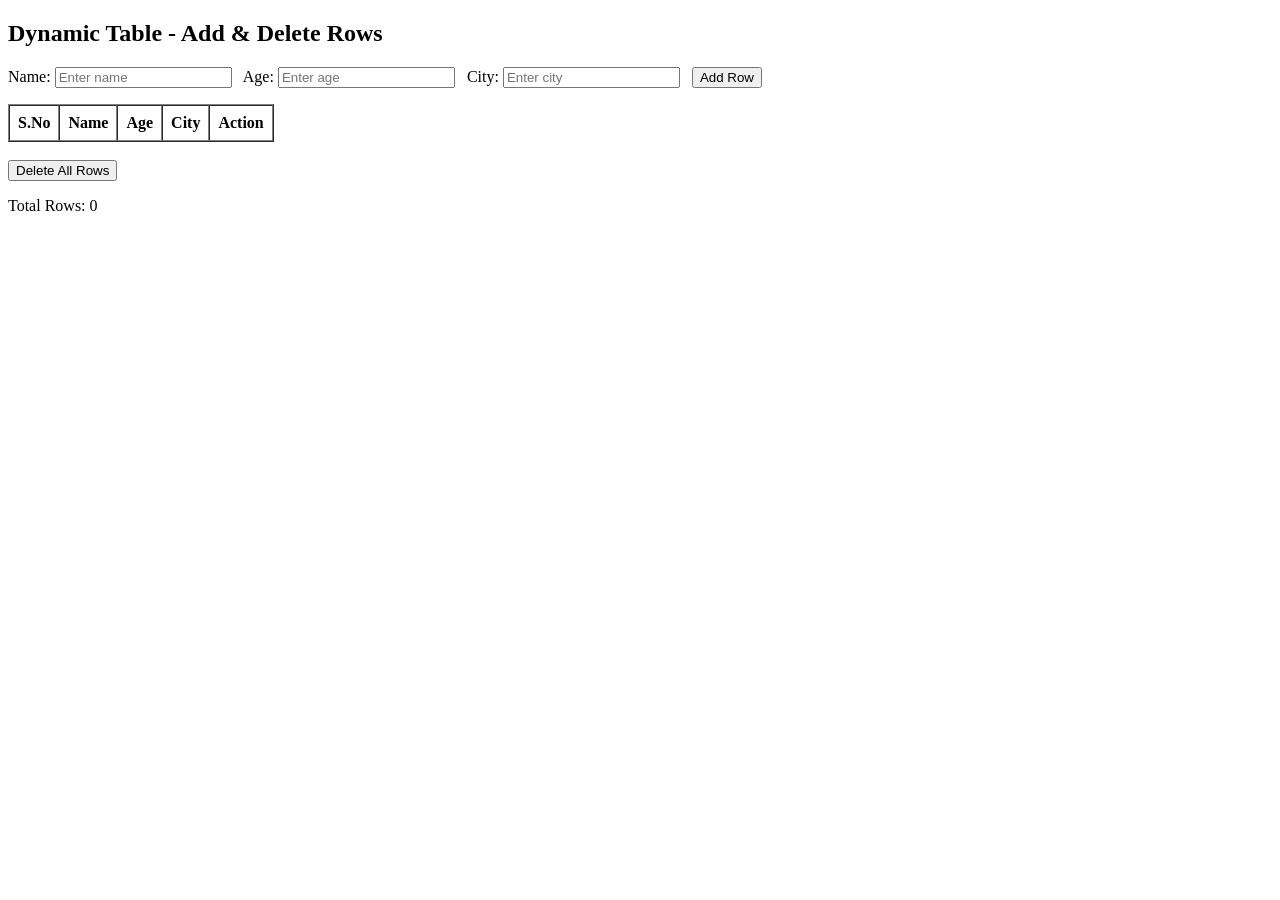
<file: Dynamic table/index.html>
<!doctype html>
<html lang="en">
  <head>
    <meta charset="UTF-8" />
    <title>Dynamic Table</title>
  </head>
  <body>
    <h2>Dynamic Table - Add & Delete Rows</h2>

    <!-- INPUT FORM -->
    <p>
      <label
        >Name: <input type="text" id="inputName" placeholder="Enter name"
      /></label>
      &nbsp;
      <label
        >Age: <input type="number" id="inputAge" placeholder="Enter age"
      /></label>
      &nbsp;
      <label
        >City: <input type="text" id="inputCity" placeholder="Enter city"
      /></label>
      &nbsp;
      <button onclick="addRow()">Add Row</button>
    </p>

    <p id="errorMsg" style="color: red"></p>

    <!-- TABLE -->
    <table border="1" cellpadding="8" cellspacing="0">
      <thead>
        <tr>
          <th>S.No</th>
          <th>Name</th>
          <th>Age</th>
          <th>City</th>
          <th>Action</th>
        </tr>
      </thead>
      <tbody id="tableBody">
        <!-- Rows will be added here by JavaScript -->
      </tbody>
    </table>

    <br />
    <button onclick="deleteAllRows()">Delete All Rows</button>
    <p>Total Rows: <span id="rowCount">0</span></p>

    <script>
      // Keep track of serial number
      var serialNumber = 1;

      // ── Add Row Function ──────────────────────────────────
      function addRow() {
        // Step 1: Get values from input fields
        var name = document.getElementById("inputName").value.trim();
        var age = document.getElementById("inputAge").value.trim();
        var city = document.getElementById("inputCity").value.trim();
        var errorMsg = document.getElementById("errorMsg");

        // Step 2: Simple Validation - check if fields are empty
        if (name === "" || age === "" || city === "") {
          errorMsg.textContent =
            "⚠ Please fill in all fields before adding a row.";
          return; // Stop the function here if validation fails
        }

        if (isNaN(age) || age <= 0) {
          errorMsg.textContent = "⚠ Please enter a valid age.";
          return;
        }

        // Clear any previous error message
        errorMsg.textContent = "";

        // Step 3: Get the table body element
        var tableBody = document.getElementById("tableBody");

        // Step 4: Create a new table row <tr>
        var newRow = document.createElement("tr");

        // Step 5: Add cells <td> inside the row
        newRow.innerHTML =
          "<td>" +
          serialNumber +
          "</td>" +
          "<td>" +
          name +
          "</td>" +
          "<td>" +
          age +
          "</td>" +
          "<td>" +
          city +
          "</td>" +
          "<td><button onclick='deleteRow(this)'>Delete</button></td>";

        // Step 6: Append the new row to the table body
        tableBody.appendChild(newRow);

        // Step 7: Increase serial number
        serialNumber++;

        // Step 8: Update row count
        updateRowCount();

        // Step 9: Clear input fields after adding
        document.getElementById("inputName").value = "";
        document.getElementById("inputAge").value = "";
        document.getElementById("inputCity").value = "";
      }

      // ── Delete Single Row Function ────────────────────────
      // 'btn' refers to the Delete button that was clicked
      function deleteRow(btn) {
        // btn         → the <button> element clicked
        // btn.parentNode  → the <td> that contains the button
        // btn.parentNode.parentNode → the <tr> (the whole row)
        var row = btn.parentNode.parentNode;

        // Remove that row from the table
        row.parentNode.removeChild(row);

        // Update row count display
        updateRowCount();
      }

      // ── Delete All Rows Function ──────────────────────────
      function deleteAllRows() {
        var tableBody = document.getElementById("tableBody");

        // innerHTML = "" clears everything inside the <tbody>
        tableBody.innerHTML = "";

        // Reset serial number back to 1
        serialNumber = 1;

        // Update row count display
        updateRowCount();
      }

      // ── Update Row Count ──────────────────────────────────
      function updateRowCount() {
        var tableBody = document.getElementById("tableBody");

        // .rows gives all <tr> elements inside the tbody
        var count = tableBody.rows.length;

        document.getElementById("rowCount").textContent = count;
      }
    </script>
  </body>
</html>
</file>
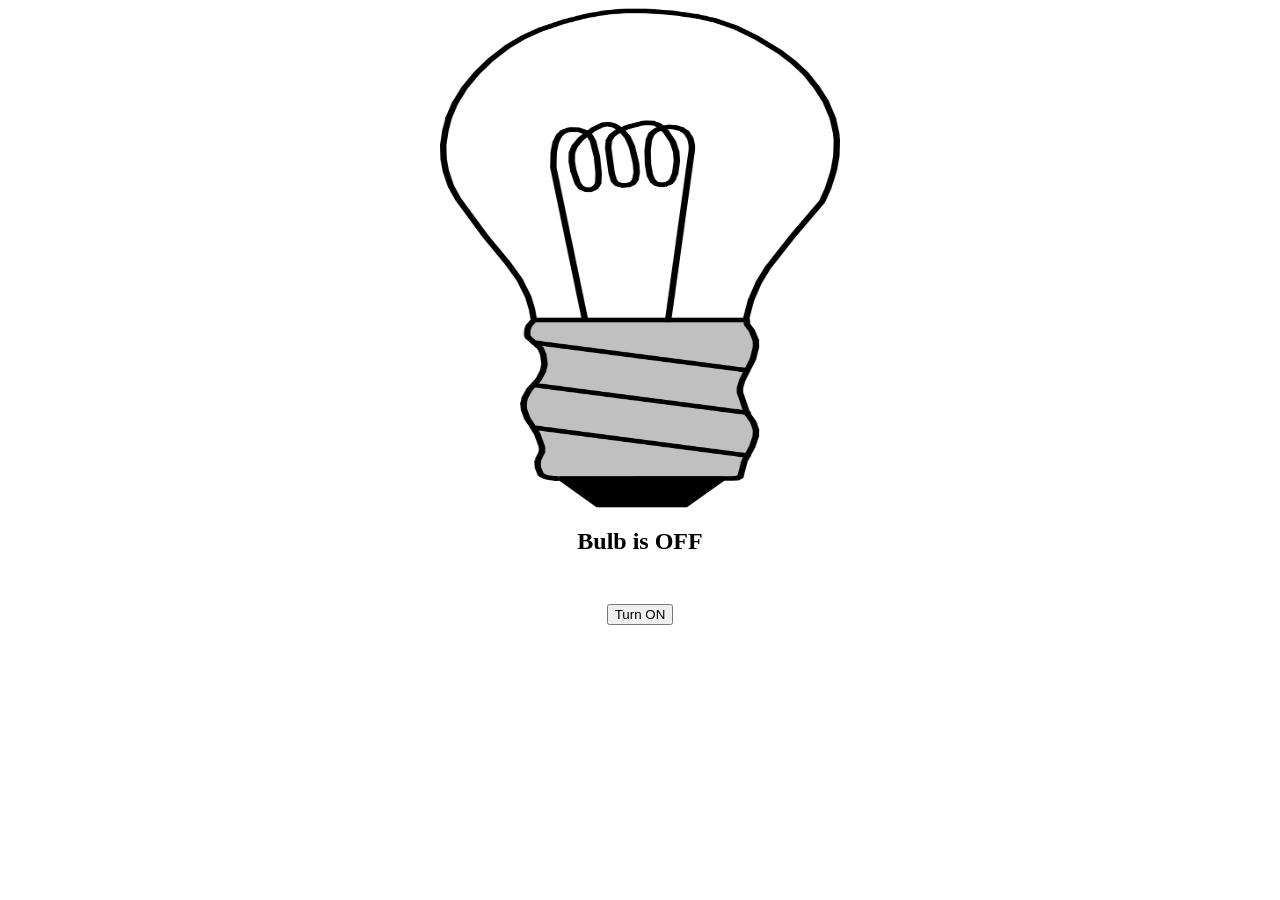
<file: light toggle/index.html>
<!doctype html>
<html lang="en">
  <head>
    <meta charset="UTF-8" />
    <meta name="viewport" content="width=device-width, initial-scale=1.0" />
    <title>Bulb Practical</title>
    <link rel="stylesheet" href="style.css" />
  </head>
  <body>
    <img src="light off.png" alt="bulb off" id="bulb" />

    <h2 id="status">Bulb is OFF</h2>

    <div id="btnContainer">
      <button id="toggleBtn" onclick="toggleBulb()">Turn ON</button>
    </div>

    <script src="script.js"></script>
  </body>
</html>
</file>
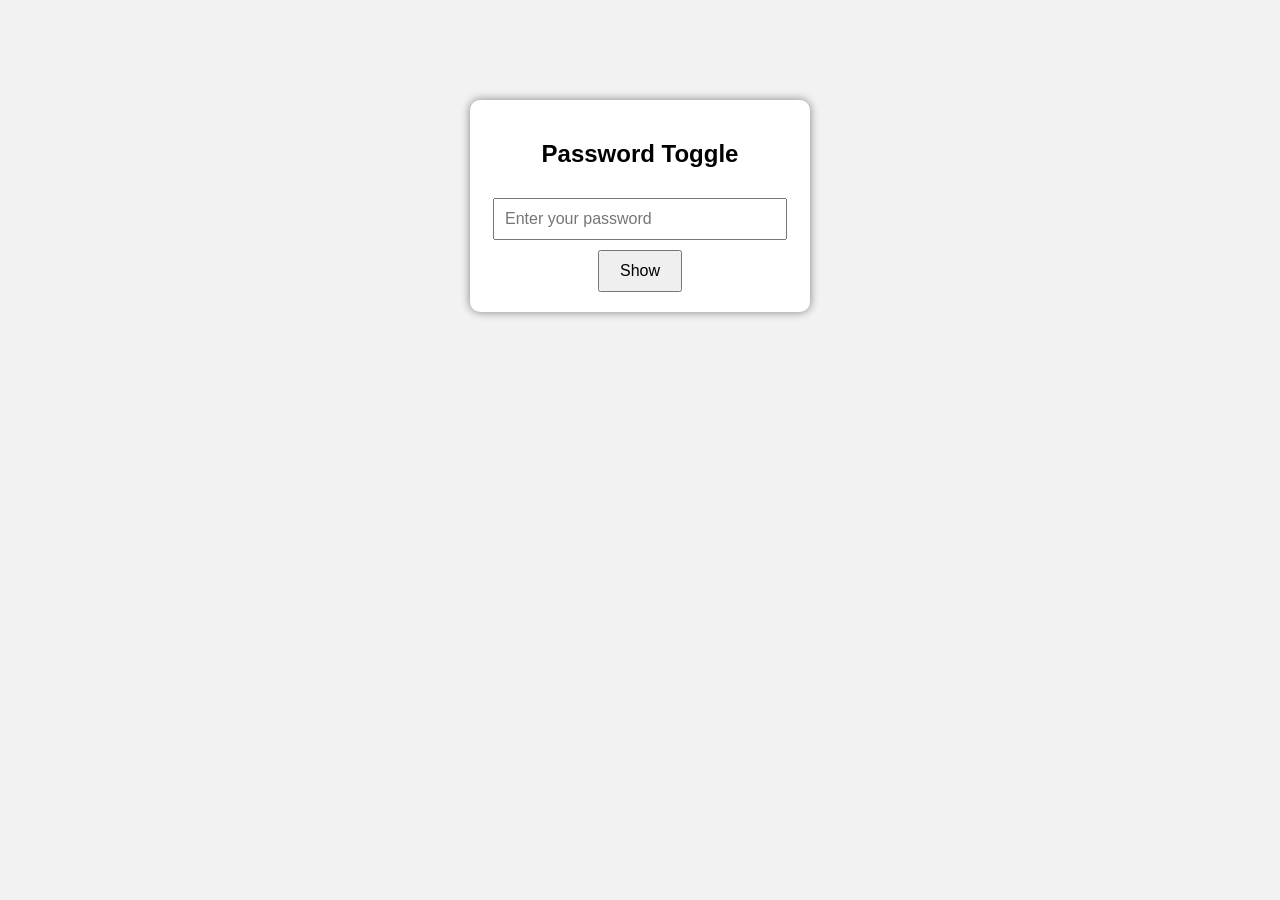
<file: passwordHide/index.html>
<!doctype html>
<html lang="en">
  <head>
    <meta charset="UTF-8" />
    <meta name="viewport" content="width=device-width, initial-scale=1.0" />
    <title>Password Toggle</title>
    <link rel="stylesheet" href="style.css" />
  </head>
  <body>
    <div class="container">
      <h2>Password Toggle</h2>

      <input type="password" id="password" placeholder="Enter your password" />

      <button id="toggleBtn" onclick="togglePassword()">Show</button>
    </div>

    <script src="script.js"></script>
  </body>
</html>
</file>
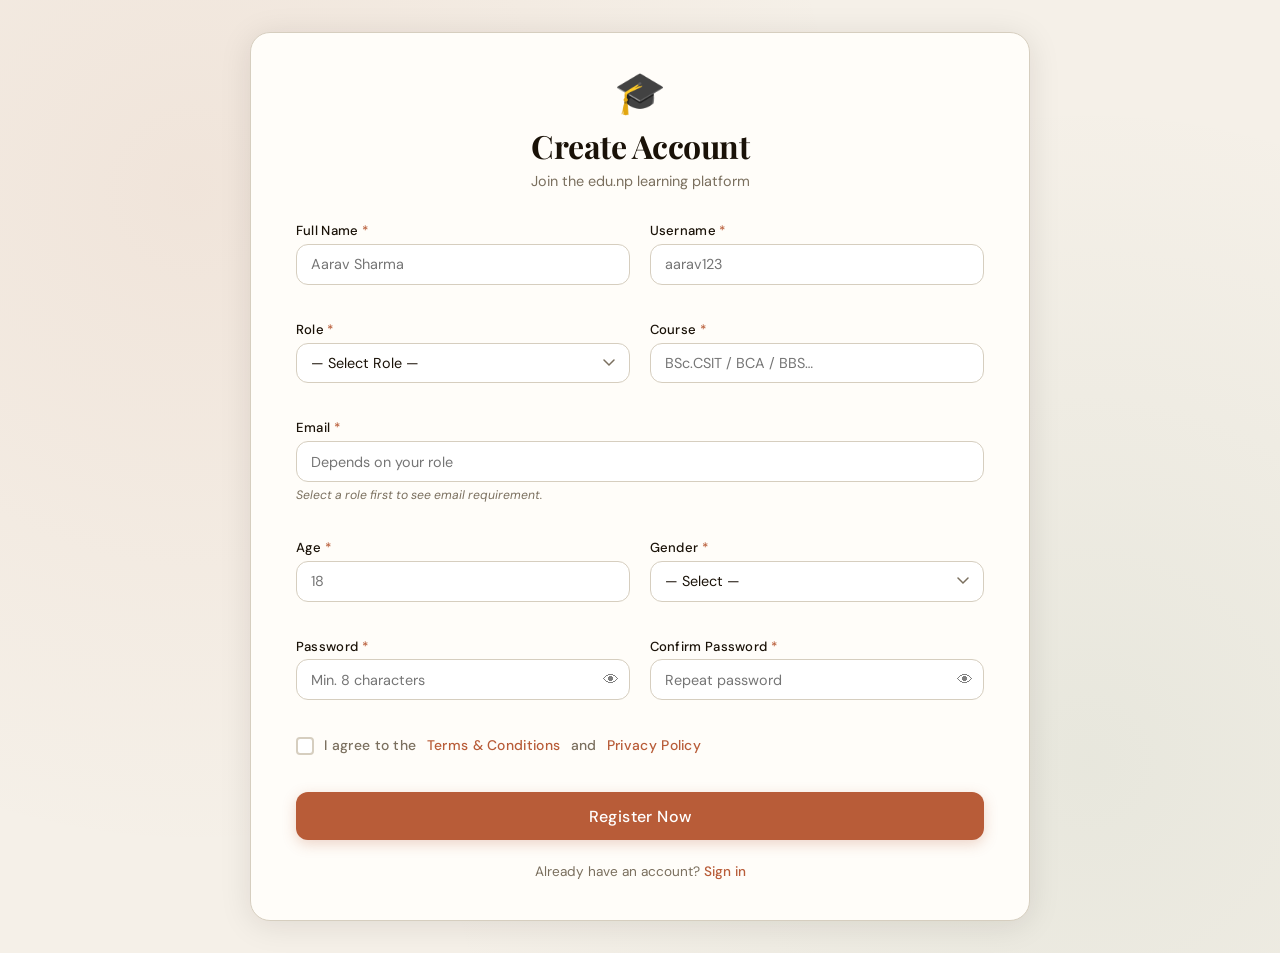
<file: RegistrationForm/index.html>
<!doctype html>
<html lang="en">
  <head>
    <meta charset="UTF-8" />
    <meta name="viewport" content="width=device-width, initial-scale=1.0" />
    <title>Registration Form</title>
    <link rel="stylesheet" href="style.css" />
    <link
      href="https://fonts.googleapis.com/css2?family=Playfair+Display:wght@600;700&family=DM+Sans:wght@300;400;500&display=swap"
      rel="stylesheet"
    />
  </head>
  <body>
    <div class="page-wrapper">
      <div class="card">
        <div class="card-header">
          <div class="logo">🎓</div>
          <h1>Create Account</h1>
          <p>Join the edu.np learning platform</p>
        </div>

        <form id="registrationForm" novalidate>
          <!-- ROW 1: Full Name + Username -->
          <div class="form-row">
            <div class="form-group">
              <label for="fullName">Full Name <span class="req">*</span></label>
              <input
                type="text"
                id="fullName"
                name="fullName"
                placeholder="Aarav Sharma"
              />
              <span class="error-msg" id="fullNameError"></span>
            </div>

            <div class="form-group">
              <label for="username">Username <span class="req">*</span></label>
              <input
                type="text"
                id="username"
                name="username"
                placeholder="aarav123"
              />
              <span class="error-msg" id="usernameError"></span>
            </div>
          </div>

          <!-- ROW 2: Role + Course -->
          <div class="form-row">
            <div class="form-group">
              <label for="role">Role <span class="req">*</span></label>
              <select id="role" name="role">
                <option value="">— Select Role —</option>
                <option value="Student">Student</option>
                <option value="Teacher">Teacher</option>
              </select>
              <span class="error-msg" id="roleError"></span>
            </div>

            <div class="form-group">
              <label for="course">Course <span class="req">*</span></label>
              <input
                type="text"
                id="course"
                name="course"
                placeholder="BSc.CSIT / BCA / BBS…"
              />
              <span class="error-msg" id="courseError"></span>
            </div>
          </div>

          <!-- ROW 3: Email -->
          <div class="form-group full-width">
            <label for="email">Email <span class="req">*</span></label>
            <input
              type="email"
              id="email"
              name="email"
              placeholder="Depends on your role"
            />
            <span class="hint" id="emailHint"
              >Select a role first to see email requirement.</span
            >
            <span class="error-msg" id="emailError"></span>
          </div>

          <!-- ROW 4: Age + Gender -->
          <div class="form-row">
            <div class="form-group">
              <label for="age">Age <span class="req">*</span></label>
              <input
                type="number"
                id="age"
                name="age"
                placeholder="18"
                min="5"
                max="120"
              />
              <span class="error-msg" id="ageError"></span>
            </div>

            <div class="form-group">
              <label for="gender">Gender <span class="req">*</span></label>
              <select id="gender" name="gender">
                <option value="">— Select —</option>
                <option value="Male">Male</option>
                <option value="Female">Female</option>
                <option value="Other">Other</option>
                <option value="PreferNotToSay">Prefer not to say</option>
              </select>
              <span class="error-msg" id="genderError"></span>
            </div>
          </div>

          <!-- ROW 5: Password + Confirm Password -->
          <div class="form-row">
            <div class="form-group">
              <label for="password">Password <span class="req">*</span></label>
              <div class="input-wrapper">
                <input
                  type="password"
                  id="password"
                  name="password"
                  placeholder="Min. 8 characters"
                />
                <button
                  type="button"
                  class="toggle-pw"
                  data-target="password"
                  aria-label="Toggle password"
                >
                  👁
                </button>
              </div>
              <span class="error-msg" id="passwordError"></span>
            </div>

            <div class="form-group">
              <label for="confirmPassword"
                >Confirm Password <span class="req">*</span></label
              >
              <div class="input-wrapper">
                <input
                  type="password"
                  id="confirmPassword"
                  name="confirmPassword"
                  placeholder="Repeat password"
                />
                <button
                  type="button"
                  class="toggle-pw"
                  data-target="confirmPassword"
                  aria-label="Toggle confirm password"
                >
                  👁
                </button>
              </div>
              <span class="error-msg" id="confirmPasswordError"></span>
            </div>
          </div>

          <!-- Terms -->
          <div class="form-group full-width terms-group">
            <label class="checkbox-label">
              <input type="checkbox" id="terms" name="terms" />
              <span class="checkmark"></span>
              I agree to the
              <a href="#" class="link">Terms &amp; Conditions</a> and
              <a href="#" class="link">Privacy Policy</a>
            </label>
            <span class="error-msg" id="termsError"></span>
          </div>

          <button type="submit" class="btn-submit">Register Now</button>
        </form>

        <p class="footer-note">
          Already have an account? <a href="#" class="link">Sign in</a>
        </p>
      </div>
    </div>

    <script src="script.js"></script>
  </body>
</html>
</file>
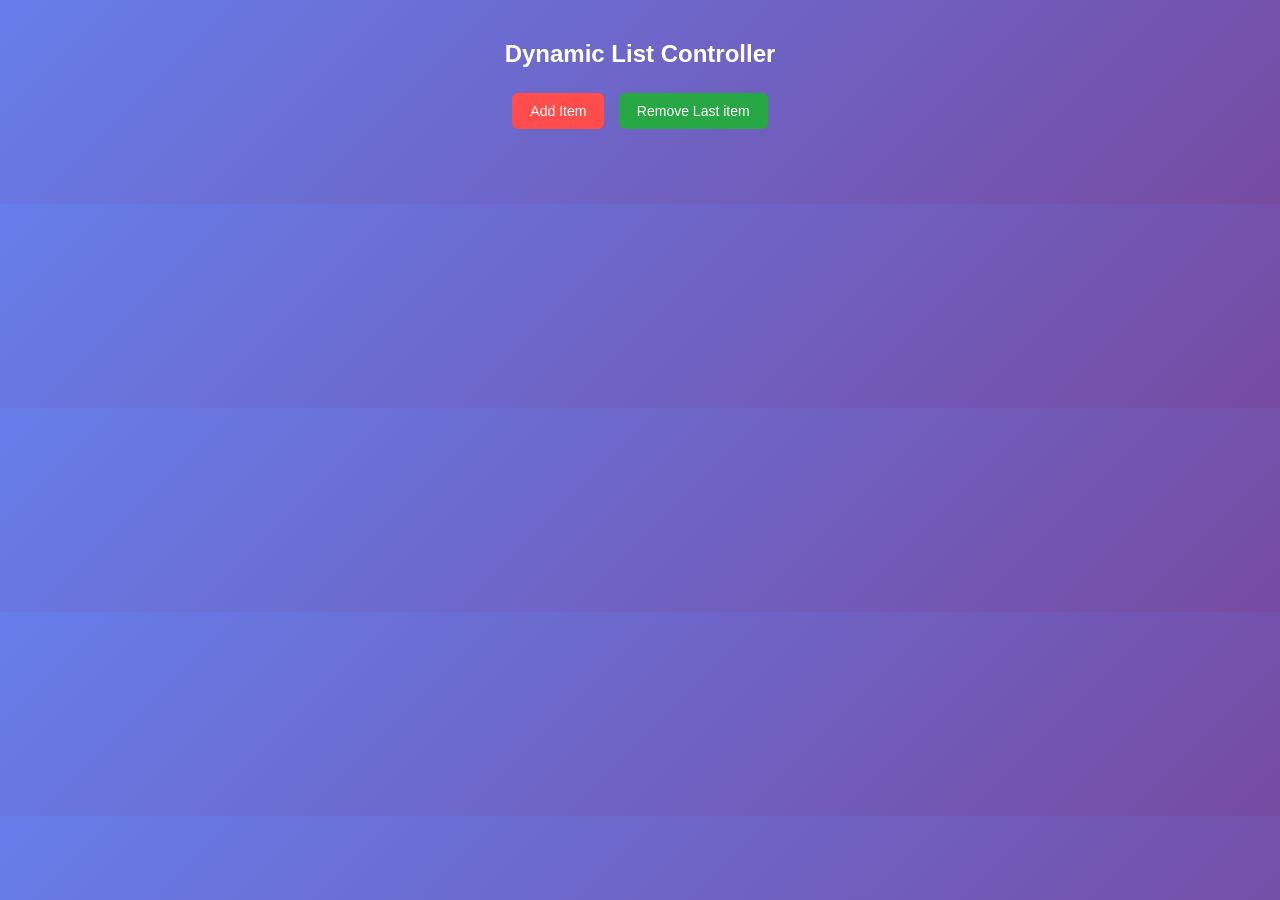
<file: DynamicList/list.html>
<!doctype html>
<html lang="en">
  <head>
    <meta charset="UTF-8" />
    <meta name="viewport" content="width=device-width, initial-scale=1.0" />
    <title>Dynamic List Controller</title>
    <link rel="stylesheet" href="list.css" />
  </head>
  <body>
    <h2>Dynamic List Controller</h2>
    <button id="addbtn">Add Item</button>
    <button id="removebtn">Remove Last item</button>
    <div id="inputListContainer">
      <label for="list-input">Type an item to insert into the list</label>
      <input id="list-input" type="text" />
      <button id="inputAddbtn">ADD</button>
    </div>
    <ul id="list"></ul>
    <script src="list.js"></script>
  </body>
</html>
</file>
<file: light toggle/style.css>
#bulb {
    height: 500px;
    width: 400px;
    display: block;
    margin: auto;
}
#status{
    align-items: center;
    justify-content: center;
    display:flex;

}

#btnContainer {
    display: flex;
    justify-content: center;
    align-items: center;     
    height: 80px;
}
</file>
<file: passwordHide/style.css>
body {
    font-family: Arial, sans-serif;
    background-color: #f2f2f2;
}

.container {
    width: 300px;
    margin: 100px auto;
    text-align: center;
    padding: 20px;
    background: white;
    border-radius: 10px;
    box-shadow: 0 0 10px gray;
}

input {
    width: 90%;
    padding: 10px;
    margin: 10px 0;
    font-size: 16px;
}

button {
    padding: 10px 20px;
    font-size: 16px;
    cursor: pointer;
}
</file>
<file: RegistrationForm/style.css>
/* ── Reset & Base ── */
*, *::before, *::after { box-sizing: border-box; margin: 0; padding: 0; }

:root {
  --bg:         #f5f0e8;
  --card:       #fffdf9;
  --ink:        #1a1208;
  --muted:      #7a6f5e;
  --accent:     #b85c38;
  --accent2:    #4a7c59;
  --border:     #d6cebf;
  --error:      #c0392b;
  --valid:      #2e7d32;
  --shadow:     0 4px 32px rgba(26,18,8,.10);
  --radius:     12px;
  --font-head:  'Playfair Display', Georgia, serif;
  --font-body:  'DM Sans', sans-serif;
  --transition: .2s ease;
}

body {
  font-family: var(--font-body);
  background: var(--bg);
  background-image:
    radial-gradient(circle at 15% 20%, rgba(184,92,56,.08) 0%, transparent 50%),
    radial-gradient(circle at 85% 80%, rgba(74,124,89,.08) 0%, transparent 50%);
  min-height: 100vh;
  display: flex;
  align-items: flex-start;
  justify-content: center;
  padding: 2rem 1rem;
}

/* ── Page Wrapper ── */
.page-wrapper {
  width: 100%;
  max-width: 780px;
  animation: slideUp .5s ease both;
}

@keyframes slideUp {
  from { opacity: 0; transform: translateY(24px); }
  to   { opacity: 1; transform: translateY(0); }
}

/* ── Card ── */
.card {
  background: var(--card);
  border: 1px solid var(--border);
  border-radius: 20px;
  box-shadow: var(--shadow);
  padding: 2.5rem 2.8rem;
}

/* ── Header ── */
.card-header {
  text-align: center;
  margin-bottom: 2rem;
}

.card-header .logo {
  font-size: 2.6rem;
  line-height: 1;
  margin-bottom: .6rem;
}

.card-header h1 {
  font-family: var(--font-head);
  font-size: 2rem;
  color: var(--ink);
  letter-spacing: -.5px;
}

.card-header p {
  color: var(--muted);
  font-size: .9rem;
  margin-top: .3rem;
}

/* ── Form Layout ── */
.form-row {
  display: grid;
  grid-template-columns: 1fr 1fr;
  gap: 1.2rem;
  margin-bottom: 1.2rem;
}

.form-group {
  display: flex;
  flex-direction: column;
  gap: .3rem;
}

.form-group.full-width {
  grid-column: 1 / -1;
  margin-bottom: 1.2rem;
}

/* ── Labels ── */
label {
  font-size: .82rem;
  font-weight: 500;
  color: var(--ink);
  letter-spacing: .3px;
}

.req { color: var(--accent); }

/* ── Inputs & Selects ── */
input[type="text"],
input[type="email"],
input[type="password"],
input[type="number"],
select {
  width: 100%;
  padding: .65rem .9rem;
  border: 1.5px solid var(--border);
  border-radius: var(--radius);
  font-family: var(--font-body);
  font-size: .9rem;
  color: var(--ink);
  background: #fff;
  outline: none;
  transition: border-color var(--transition), box-shadow var(--transition);
  appearance: none;
  -webkit-appearance: none;
}

select {
  background-image: url("data:image/svg+xml,%3Csvg xmlns='http://www.w3.org/2000/svg' width='12' height='8' viewBox='0 0 12 8'%3E%3Cpath d='M1 1l5 5 5-5' stroke='%237a6f5e' stroke-width='1.5' fill='none' stroke-linecap='round'/%3E%3C/svg%3E");
  background-repeat: no-repeat;
  background-position: right .9rem center;
  padding-right: 2.2rem;
  cursor: pointer;
}

input:focus, select:focus {
  border-color: var(--accent);
  box-shadow: 0 0 0 3px rgba(184,92,56,.12);
}

/* ── Input Wrapper (for eye button) ── */
.input-wrapper {
  position: relative;
  display: flex;
  align-items: center;
}

.input-wrapper input {
  flex: 1;
  padding-right: 2.8rem;
}

.toggle-pw {
  position: absolute;
  right: .7rem;
  background: none;
  border: none;
  cursor: pointer;
  font-size: 1rem;
  line-height: 1;
  opacity: .5;
  transition: opacity var(--transition);
}
.toggle-pw:hover { opacity: 1; }

/* ── Hint text ── */
.hint {
  font-size: .76rem;
  color: var(--muted);
  font-style: italic;
}

/* ── Validation States ── */
input.invalid, select.invalid {
  border-color: var(--error);
  box-shadow: 0 0 0 3px rgba(192,57,43,.12);
  background: #fff8f7;
}

input.valid, select.valid {
  border-color: var(--valid);
  box-shadow: 0 0 0 3px rgba(46,125,50,.08);
}

.error-msg {
  font-size: .76rem;
  color: var(--error);
  font-weight: 500;
  min-height: 1em;
  display: block;
}

/* ── Terms Checkbox ── */
.terms-group { margin-bottom: 1.6rem; }

.checkbox-label {
  display: flex;
  align-items: flex-start;
  gap: .65rem;
  font-size: .87rem;
  color: var(--muted);
  cursor: pointer;
  line-height: 1.4;
}

.checkbox-label input[type="checkbox"] {
  display: none;
}

.checkmark {
  width: 18px;
  min-width: 18px;
  height: 18px;
  border: 2px solid var(--border);
  border-radius: 4px;
  background: #fff;
  display: flex;
  align-items: center;
  justify-content: center;
  transition: background var(--transition), border-color var(--transition);
  margin-top: 1px;
}

.checkbox-label input:checked + .checkmark {
  background: var(--accent);
  border-color: var(--accent);
}

.checkbox-label input:checked + .checkmark::after {
  content: '✓';
  color: #fff;
  font-size: .75rem;
  font-weight: 700;
}

.checkmark.invalid-check {
  border-color: var(--error);
  background: #fff8f7;
}

/* ── Submit Button ── */
.btn-submit {
  width: 100%;
  padding: .85rem;
  background: var(--accent);
  color: #fff;
  border: none;
  border-radius: var(--radius);
  font-family: var(--font-body);
  font-size: 1rem;
  font-weight: 500;
  letter-spacing: .4px;
  cursor: pointer;
  transition: background var(--transition), transform .1s ease, box-shadow var(--transition);
  box-shadow: 0 4px 14px rgba(184,92,56,.25);
  margin-bottom: 1.4rem;
}

.btn-submit:hover {
  background: #a04e2e;
  box-shadow: 0 6px 20px rgba(184,92,56,.35);
  transform: translateY(-1px);
}

.btn-submit:active { transform: translateY(0); }

/* ── Footer ── */
.footer-note {
  text-align: center;
  font-size: .85rem;
  color: var(--muted);
}

.link { color: var(--accent); text-decoration: none; font-weight: 500; }
.link:hover { text-decoration: underline; }

/* ── Responsive ── */
@media (max-width: 580px) {
  .card { padding: 1.8rem 1.2rem; }
  .form-row { grid-template-columns: 1fr; gap: .9rem; }
}
</file>
<file: DynamicList/list.css>
*{
    margin:0;
    box-sizing: border-box;
    padding:0;
}
body {
  font-family: Arial, sans-serif;
  background: linear-gradient(135deg, #667eea, #764ba2);
  color: white;
  text-align: center;
  padding: 40px;
}

h2 {
  margin-bottom: 20px;
}

button {
  padding: 10px 18px;
  border: none;
  border-radius: 6px;
  font-size: 14px;
  cursor: pointer;
  transition: 0.3s ease;
  margin: 5px;
}

/* Add button - RED */
#addbtn {
  background-color: #ff4d4d;
  color: white;
}

#addbtn:hover {
  background-color: #cc0000;
  transform: scale(1.05);
}

/* Remove button - GREEN */
#removebtn {
  background-color: #28a745;
  color: white;
}

#removebtn:hover {
  background-color: #1e7e34;
  transform: scale(1.05);
}

/* Input Section */
#inputListContainer {
  display: none;
  margin-top: 20px;
}

#list-input {
  padding: 8px;
  border-radius: 5px;
  border: none;
  width: 200px;
  margin-right: 5px;
}

/* List Styling */
ul {
  list-style: none;
  padding: 0;
  margin-top: 30px;
}

li {
  background: white;
  color: black;
  padding: 10px;
  margin: 10px auto;
  width: 250px;
  border-radius: 6px;
  box-shadow: 0 4px 10px rgba(0, 0, 0, 0.2);
  transition: 0.3s;
}

li:hover {
  transform: scale(1.03);
}

/* Highlight animation */
.highlight {
  animation: fadeIn 0.3s ease-in-out;
}

@keyframes fadeIn {
  from {
    opacity: 0;
    transform: translateY(-10px);
  }
  to {
    opacity: 1;
    transform: translateY(0);
  }
}
</file>
